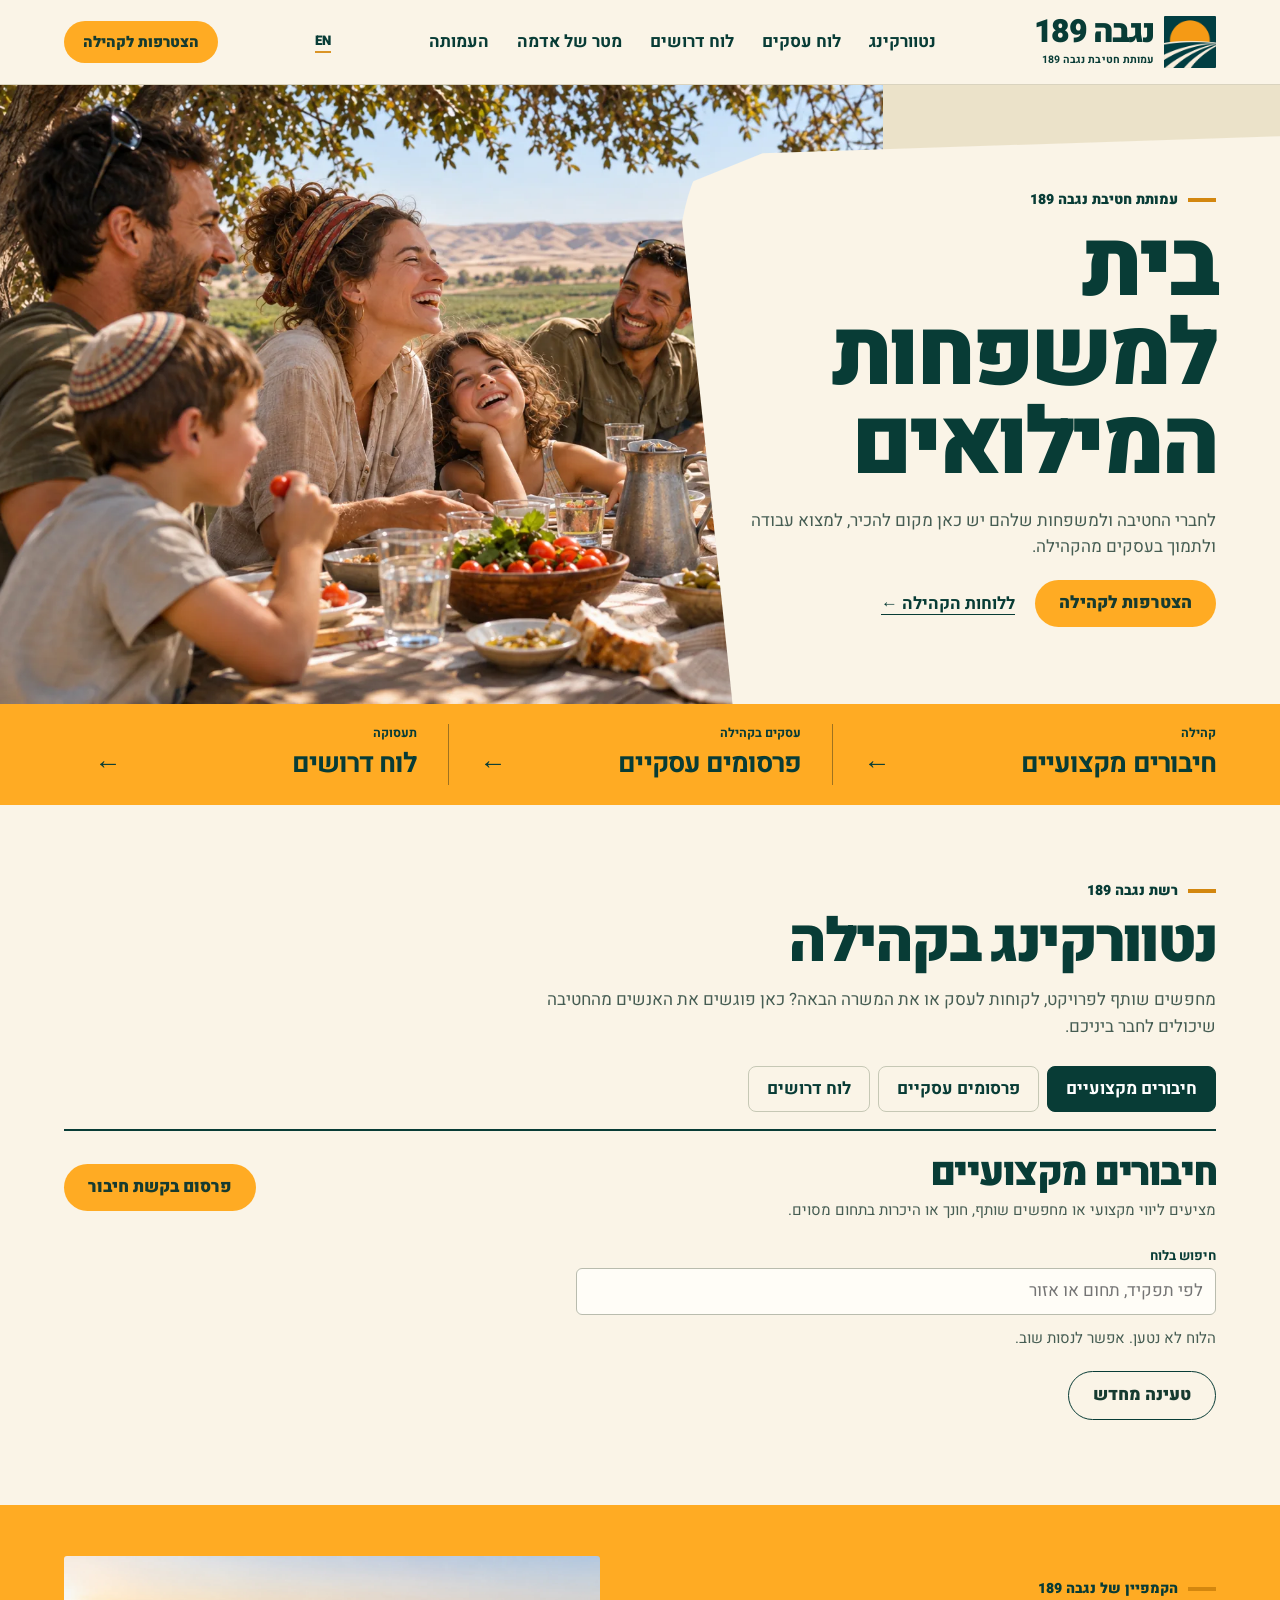
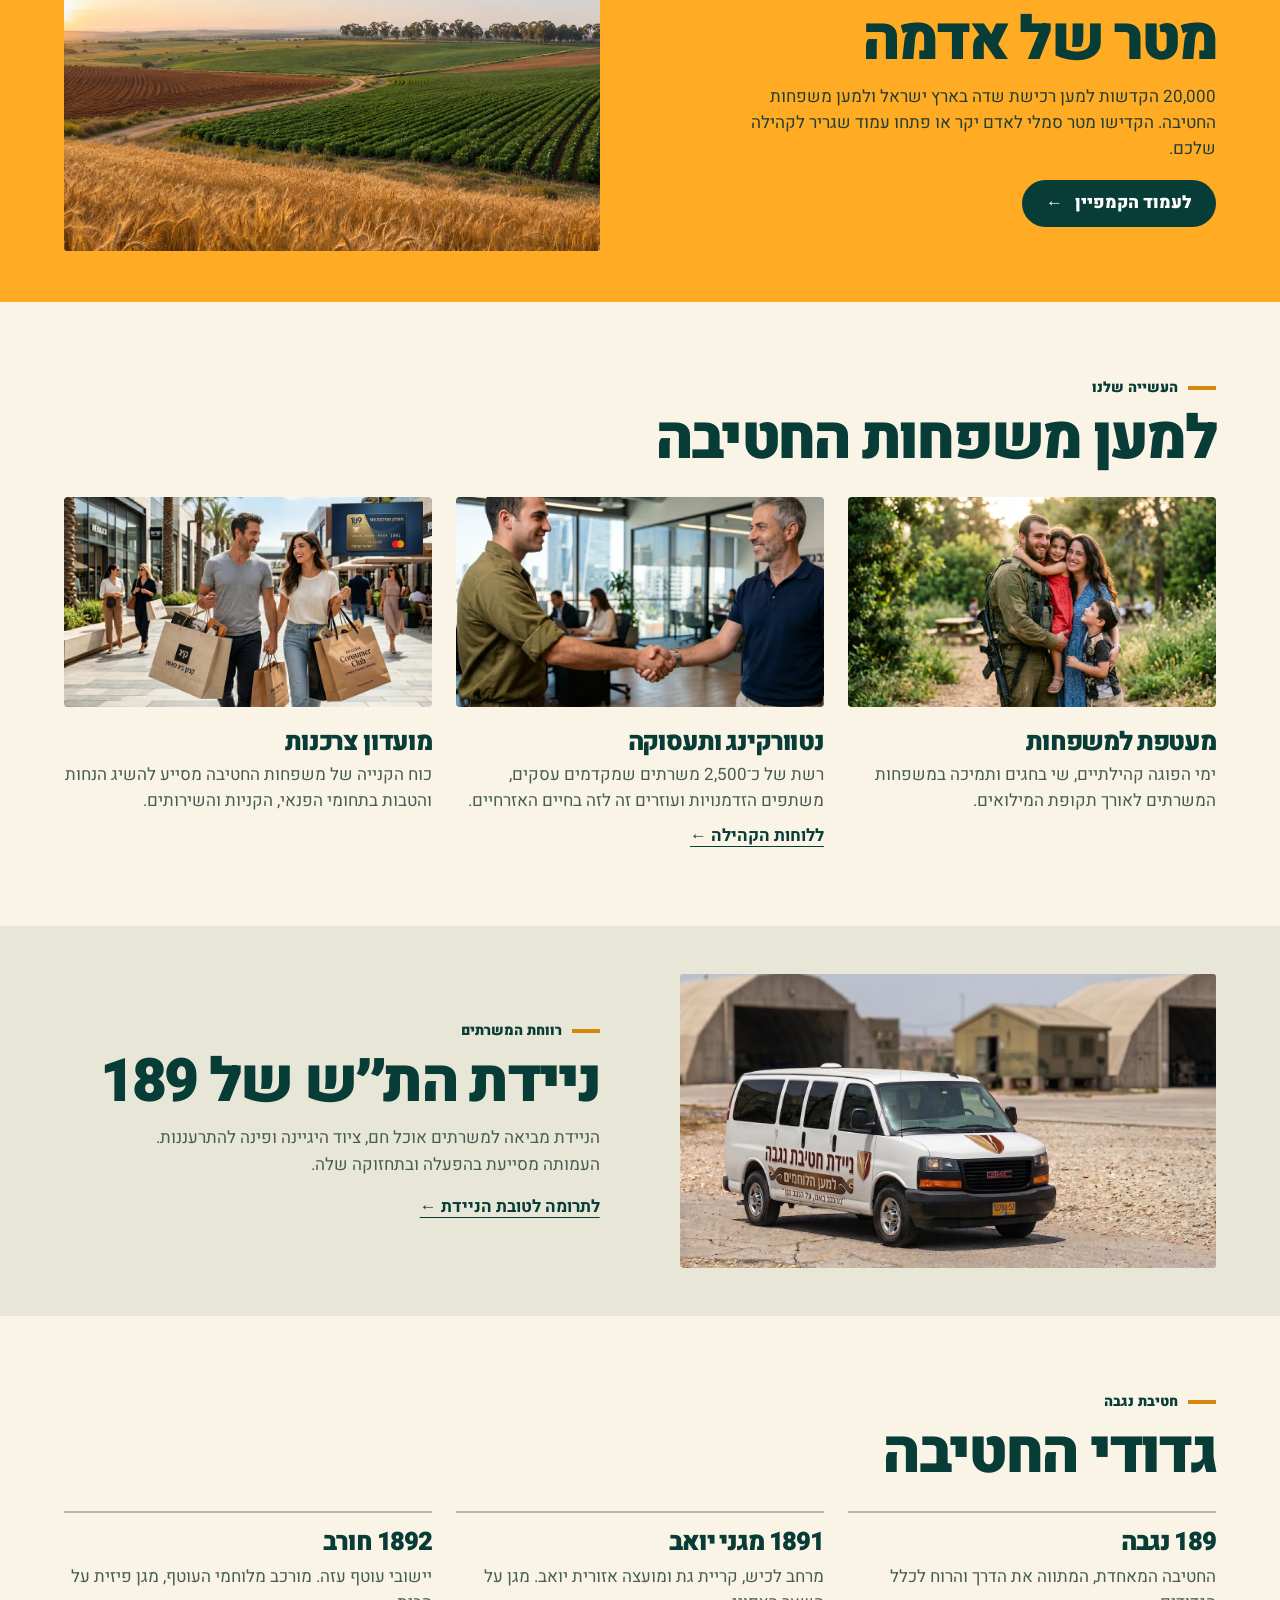
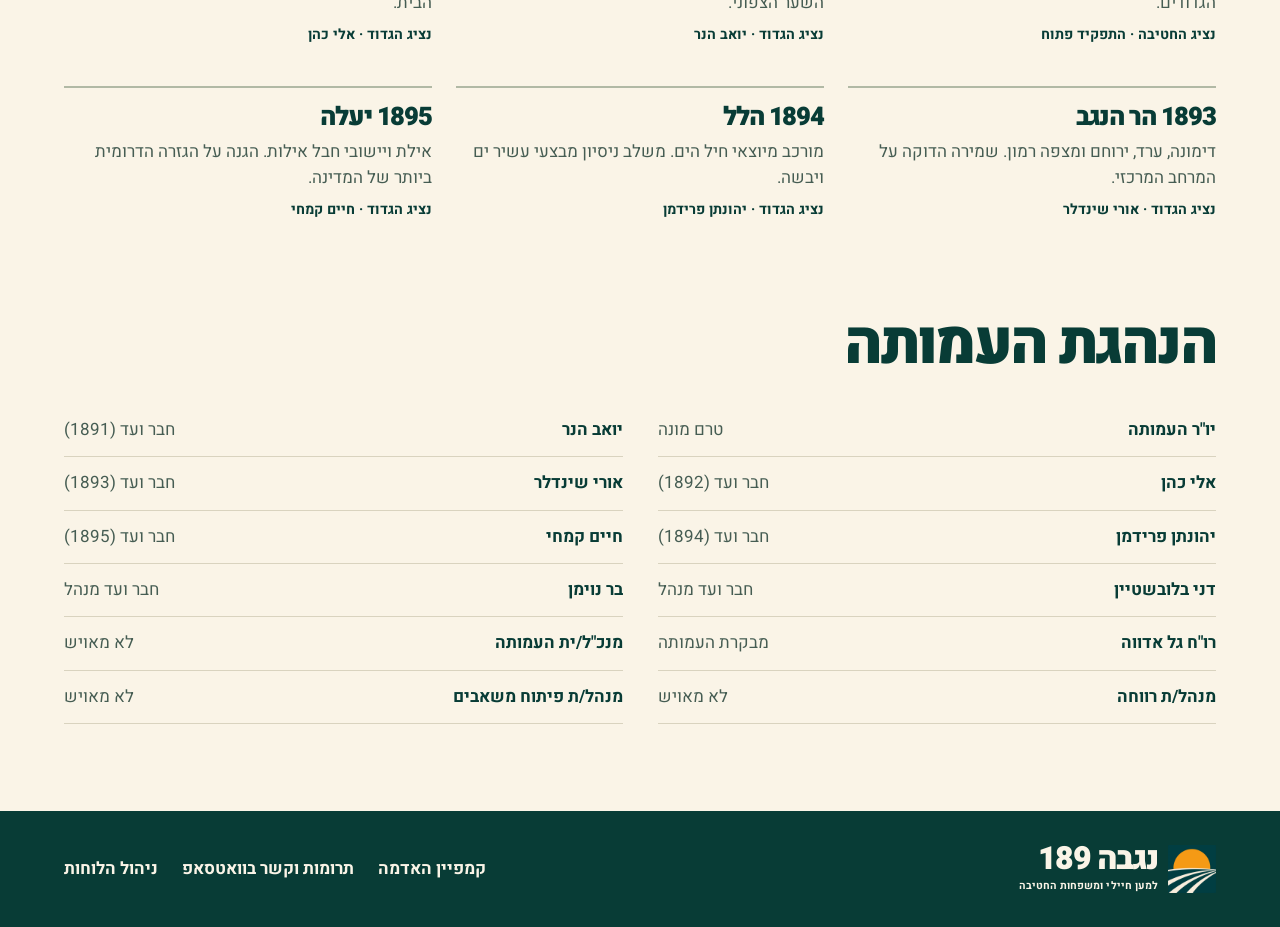
<file: index.html>
<!DOCTYPE html>
<html lang="he" dir="rtl">
<head>
    <meta charset="UTF-8">
    <meta name="viewport" content="width=device-width, initial-scale=1.0">
    <title>עמותת חטיבת נגבה 189 | הבית של לוחמי ומפקדי החטיבה</title>
    <meta name="description" content="האתר הרשמי של עמותת חטיבת נגבה 189 — הבית של לוחמי ומפקדי החטיבה. קהילה של כ-2,500 חברים, לוח משרות, אינדקס עסקים ומידע על פעילות העמותה.">
    <meta name="theme-color" content="#083d38">
    <link rel="canonical" href="https://www.189.co.il/">

    <!-- Open Graph / שיתוף ברשתות -->
    <meta property="og:type" content="website">
    <meta property="og:site_name" content="עמותת חטיבת נגבה 189">
    <meta property="og:title" content="עמותת חטיבת נגבה 189 | הבית של לוחמי ומפקדי החטיבה">
    <meta property="og:description" content="קהילה של כ-2,500 יוצאי חטיבה 189 ומשפחותיהם. לוח משרות, אינדקס עסקים ופעילות העמותה.">
    <meta property="og:image" content="https://www.189.co.il/assets/family-hero.webp">
    <meta property="og:url" content="https://www.189.co.il/">
    <meta property="og:locale" content="he_IL">
    <meta name="twitter:card" content="summary_large_image">

<link rel="icon" href="/favicon.png?v=3"><link rel="apple-touch-icon" href="/apple-touch-icon.png?v=3"><link rel="preload" as="image" href="assets/family-hero.webp"><link rel="stylesheet" href="site.css"><script src="locale.js" defer></script><script src="community.js" defer></script></head><body>
<a class="skip" href="#main">דילוג לתוכן</a>
<header class="top"><div class="wrap topbar"><a class="wordmark" href="/" aria-label="נגבה 189 — דף הבית"><img src="assets/brand-mark.png" alt="" width="52" height="52"><span><b>נגבה 189</b><small>עמותת חטיבת נגבה 189</small></span></a>
<nav class="wide-nav" aria-label="ניווט ראשי"><a href="#networking">נטוורקינג</a><a href="#business">לוח עסקים</a><a href="#jobs">לוח דרושים</a><a href="/land/">מטר של אדמה</a><a href="#about">העמותה</a></nav><a class="locale-link" href="?lang=en" id="homeLang" lang="en">EN</a><button class="pill small" data-dialog="join">הצטרפות לקהילה</button><button class="menu-button" id="menuBtn" aria-controls="mobileMenu" aria-expanded="false">תפריט</button></div>
<nav class="mobile-nav" id="mobileMenu" aria-label="ניווט בנייד" hidden><a href="#networking">נטוורקינג</a><a href="#business">עסקים</a><a href="#jobs">דרושים</a><a href="/land/">מטר של אדמה</a><a href="#about">העמותה</a><a href="#leadership">הנהלה</a></nav></header>
<main id="main"><section class="home-hero"><img class="hero-photo" src="assets/family-hero.webp" alt="משפחה סביב שולחן משותף בנוף הנגב, תמונת המחשה" fetchpriority="high"><div class="hero-panel"><p class="over">עמותת חטיבת נגבה 189</p><h1>בית למשפחות <br>המילואים</h1><p class="intro">לחברי החטיבה ולמשפחות שלהם יש כאן מקום להכיר, למצוא עבודה ולתמוך בעסקים מהקהילה.</p><div class="hero-actions"><button class="pill" data-dialog="join">הצטרפות לקהילה</button><a class="under" href="#networking">ללוחות הקהילה <span aria-hidden="true">←</span></a></div></div></section>
<section class="quick" aria-label="קישורים מהירים"><div class="wrap quick-inner"><a href="#connections"><small>קהילה</small><strong>חיבורים מקצועיים <i>←</i></strong></a><a href="#business"><small>עסקים בקהילה</small><strong>פרסומים עסקיים <i>←</i></strong></a><a href="#jobs"><small>תעסוקה</small><strong>לוח דרושים <i>←</i></strong></a></div></section>
<section id="networking" class="wrap network"><div class="section-intro"><p class="over">רשת נגבה 189</p><h2>נטוורקינג בקהילה</h2><p>מחפשים שותף לפרויקט, לקוחות לעסק או את המשרה הבאה? כאן פוגשים את האנשים מהחטיבה שיכולים לחבר ביניכם.</p></div>
<nav class="board-tabs" aria-label="בחירת לוח"><a href="#connections" data-kind="connections">חיבורים מקצועיים</a><a href="#business" data-kind="business">פרסומים עסקיים</a><a href="#jobs" data-kind="jobs">לוח דרושים</a></nav>
<div class="board-shell"><div class="board-head"><div><h3 id="boardTitle">חיבורים מקצועיים</h3><p id="boardHelp"></p></div><button class="pill" id="newPost">פרסום בקשת חיבור</button></div>
<label class="search"><span>חיפוש בלוח</span><input id="boardSearch" type="search" placeholder="לפי תפקיד, תחום או אזור" maxlength="100"></label><p id="boardStatus" class="status" role="status"></p><div id="posts" class="listing"></div><button class="subbtn" id="loadMore" hidden>מודעות נוספות</button><button class="subbtn" id="retry" hidden>טעינה מחדש</button></div>
</section>
<section class="land-feature"><div class="wrap land-inner"><div><p class="over">הקמפיין של נגבה 189</p><h2>מטר של אדמה</h2><p>20,000 הקדשות למען רכישת שדה בארץ ישראל ולמען משפחות החטיבה. הקדישו מטר סמלי לאדם יקר או פתחו עמוד שגריר לקהילה שלכם.</p><a class="dark-btn" href="/land/">לעמוד הקמפיין <span>←</span></a></div><img src="land/field.webp" loading="lazy" alt="שורות של שדות חקלאיים, להמחשה"></div></section>
<section id="about" class="wrap section"><p class="over">העשייה שלנו</p><h2>למען משפחות החטיבה</h2><div class="features">
<article><img src="families.webp" loading="lazy" alt=""><h3>מעטפת למשפחות</h3><p>ימי הפוגה קהילתיים, שי בחגים ותמיכה במשפחות המשרתים לאורך תקופת המילואים.</p></article>
<article><img src="networking.webp" loading="lazy" alt=""><h3>נטוורקינג ותעסוקה</h3><p>רשת של כ־2,500 משרתים שמקדמים עסקים, משתפים הזדמנויות ועוזרים זה לזה בחיים האזרחיים.</p><a class="under" href="#networking">ללוחות הקהילה ←</a></article>
<article><img src="benefits.webp" loading="lazy" alt=""><h3>מועדון צרכנות</h3><p>כוח הקנייה של משפחות החטיבה מסייע להשיג הנחות והטבות בתחומי הפנאי, הקניות והשירותים.</p></article></div></section>
<section id="van" class="van"><div class="wrap van-inner"><img src="VAN189.webp" alt="ניידת הת״ש של חטיבה 189" loading="lazy"><div><p class="over">רווחת המשרתים</p><h2>ניידת הת״ש של 189</h2><p>הניידת מביאה למשרתים אוכל חם, ציוד היגיינה ופינה להתרעננות. העמותה מסייעת בהפעלה ובתחזוקה שלה.</p><a class="under" href="https://wa.me/972542456102">לתרומה לטובת הניידת ←</a></div></div></section>
<section id="battalions" class="wrap section"><p class="over">חטיבת נגבה</p><h2>גדודי החטיבה</h2><div class="units"><article><h3><bdi>189</bdi> נגבה</h3><p>החטיבה המאחדת, המתווה את הדרך והרוח לכלל הגדודים.</p><small>נציג החטיבה · התפקיד פתוח</small></article><article><h3><bdi>1891</bdi> מגני יואב</h3><p>מרחב לכיש, קריית גת ומועצה אזורית יואב. מגן על השער הצפוני.</p><small>נציג הגדוד · יואב הנר</small></article><article><h3><bdi>1892</bdi> חורב</h3><p>יישובי עוטף עזה. מורכב מלוחמי העוטף, מגן פיזית על הבית.</p><small>נציג הגדוד · אלי כהן</small></article><article><h3><bdi>1893</bdi> הר הנגב</h3><p>דימונה, ערד, ירוחם ומצפה רמון. שמירה הדוקה על המרחב המרכזי.</p><small>נציג הגדוד · אורי שינדלר</small></article><article><h3><bdi>1894</bdi> הלל</h3><p>מורכב מיוצאי חיל הים. משלב ניסיון מבצעי עשיר ים ויבשה.</p><small>נציג הגדוד · יהונתן פרידמן</small></article><article><h3><bdi>1895</bdi> יעלה</h3><p>אילת ויישובי חבל אילות. הגנה על הגזרה הדרומית ביותר של המדינה.</p><small>נציג הגדוד · חיים קמחי</small></article></div></section>
<section id="leadership" class="wrap leadership"><h2>הנהגת העמותה</h2><ul><li><strong>יו&quot;ר העמותה</strong><span>טרם מונה</span></li><li><strong>יואב הנר</strong><span>חבר ועד (1891)</span></li><li><strong>אלי כהן</strong><span>חבר ועד (1892)</span></li><li><strong>אורי שינדלר</strong><span>חבר ועד (1893)</span></li><li><strong>יהונתן פרידמן</strong><span>חבר ועד (1894)</span></li><li><strong>חיים קמחי</strong><span>חבר ועד (1895)</span></li><li><strong>דני בלובשטיין</strong><span>חבר ועד מנהל</span></li><li><strong>בר נוימן</strong><span>חבר ועד מנהל</span></li><li><strong>רו&quot;ח גל אדווה</strong><span>מבקרת העמותה</span></li><li><strong>מנכ&quot;ל/ית העמותה</strong><span>לא מאויש</span></li><li><strong>מנהל/ת רווחה</strong><span>לא מאויש</span></li><li><strong>מנהל/ת פיתוח משאבים</strong><span>לא מאויש</span></li></ul></section></main>
<footer><div class="wrap footer-inner"><a class="wordmark" href="/"><img src="assets/brand-mark.png" width="48" height="48" alt=""><span><b>נגבה 189</b><small>למען חיילי ומשפחות החטיבה</small></span></a><div><a href="/land/">קמפיין האדמה</a><a href="https://wa.me/972542456102">תרומות וקשר בוואטסאפ</a><a href="https://negba189-land-registry.yonifr1.chatgpt.site/manage">ניהול הלוחות</a></div></div></footer>
<dialog id="post"><button class="close" data-close aria-label="סגירה">×</button><h2 id="postHeading"></h2><form id="postForm"><label><span id="titleLabel">כותרת</span><input name="title" required maxlength="100"></label><label><span id="orgLabel">ארגון או תחום</span><input name="organization" maxlength="100"></label><label>אזור או עבודה מרחוק<input name="location" maxlength="80"></label><label><span id="descriptionLabel">פרטים</span><textarea name="description" rows="3" maxlength="1200"></textarea></label><label>טלפון, דוא״ל או אתר ליצירת קשר<input name="contact" required maxlength="230" dir="auto"></label><p class="fine">פרטי המודעה ודרך יצירת הקשר יוצגו לציבור.</p><button class="pill" type="submit">פרסום בלוח</button><p role="status"></p></form></dialog>
<dialog id="join"><button class="close" data-close aria-label="סגירה">×</button><p class="over">נגבה 189</p><h2>הצטרפות לעמותה</h2><form id="joinForm"><label>שם מלא<input name="name" autocomplete="name" required maxlength="90"></label><label>טלפון נייד<input name="phone" type="tel" autocomplete="tel" required maxlength="32"></label><label>יחידה<select name="battalion" required><option value="">בחירת יחידה</option><option>189 נגבה</option><option>1891</option><option>1892</option><option>1893</option><option>1894</option><option>1895</option><option>מפקדה</option></select></label><button type="submit" class="pill">שליחת בקשת הצטרפות</button><p role="status"></p></form></dialog>
</body></html>
</file>
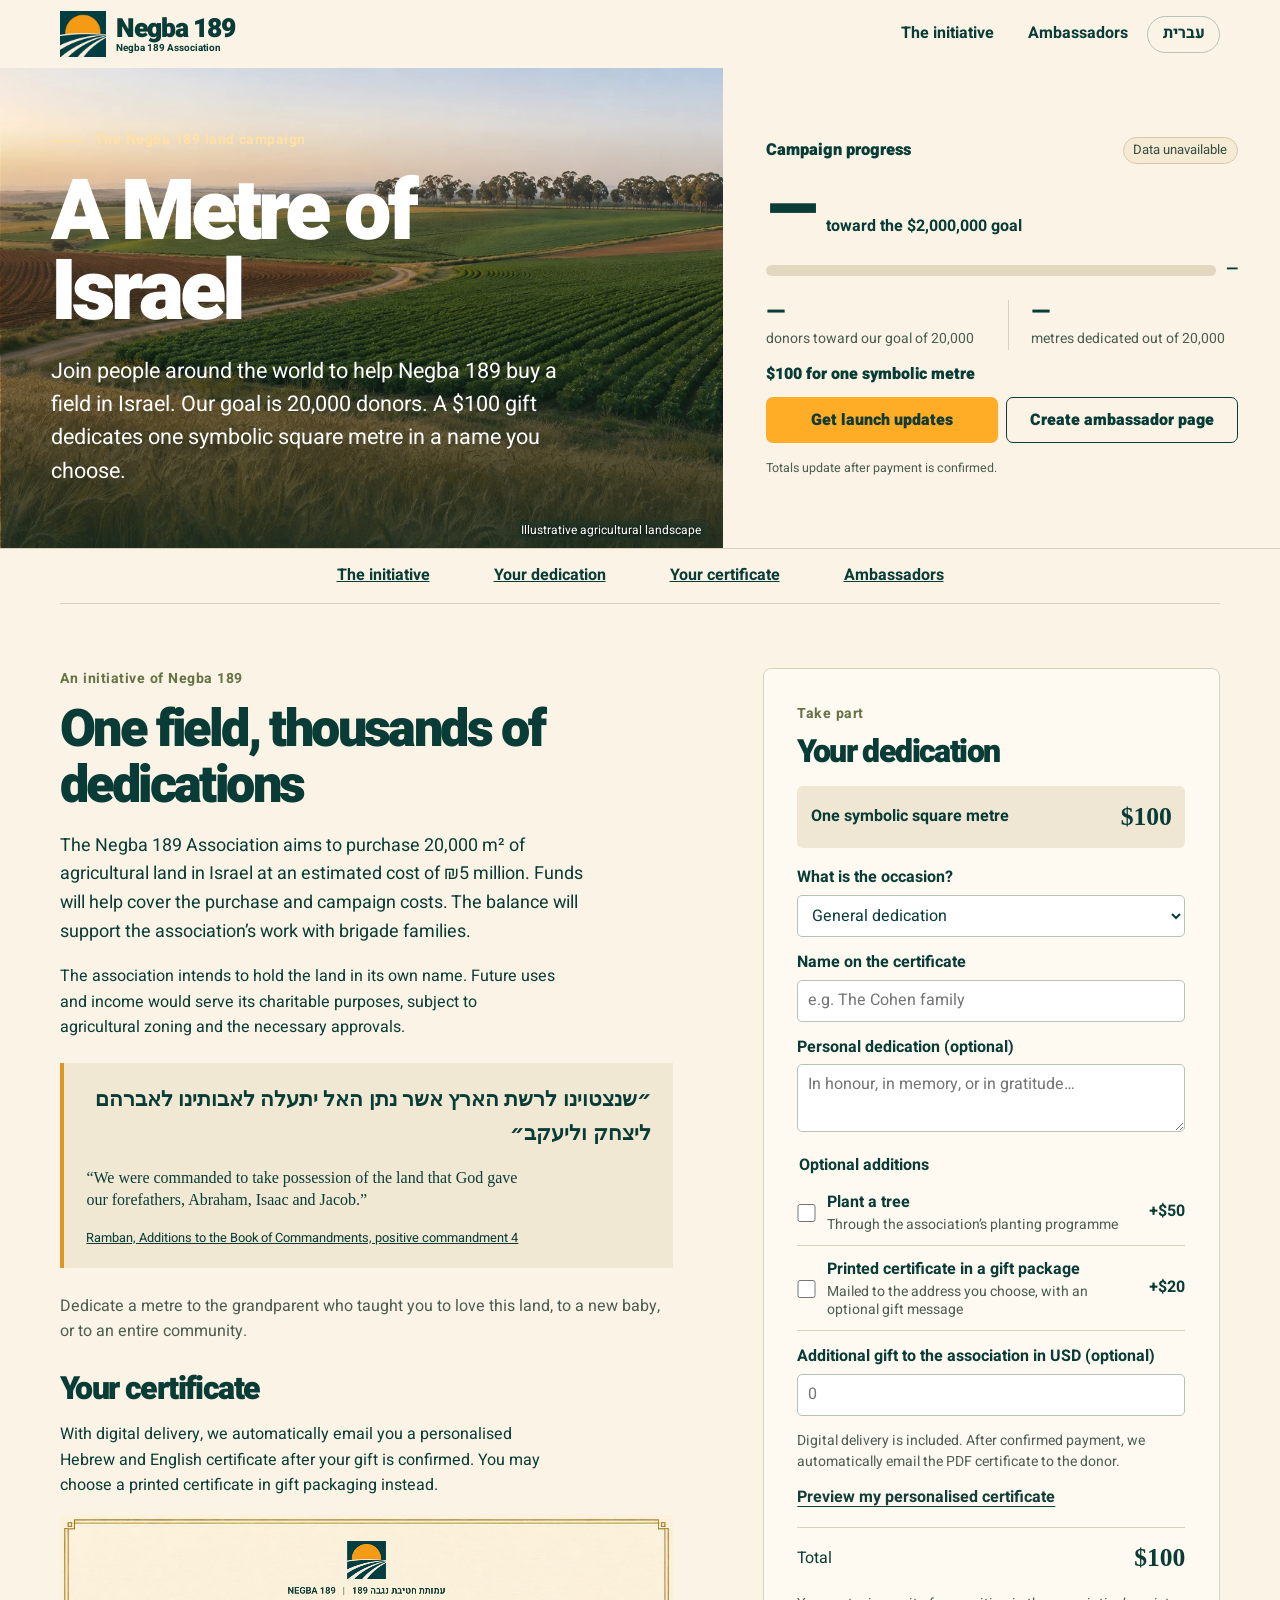
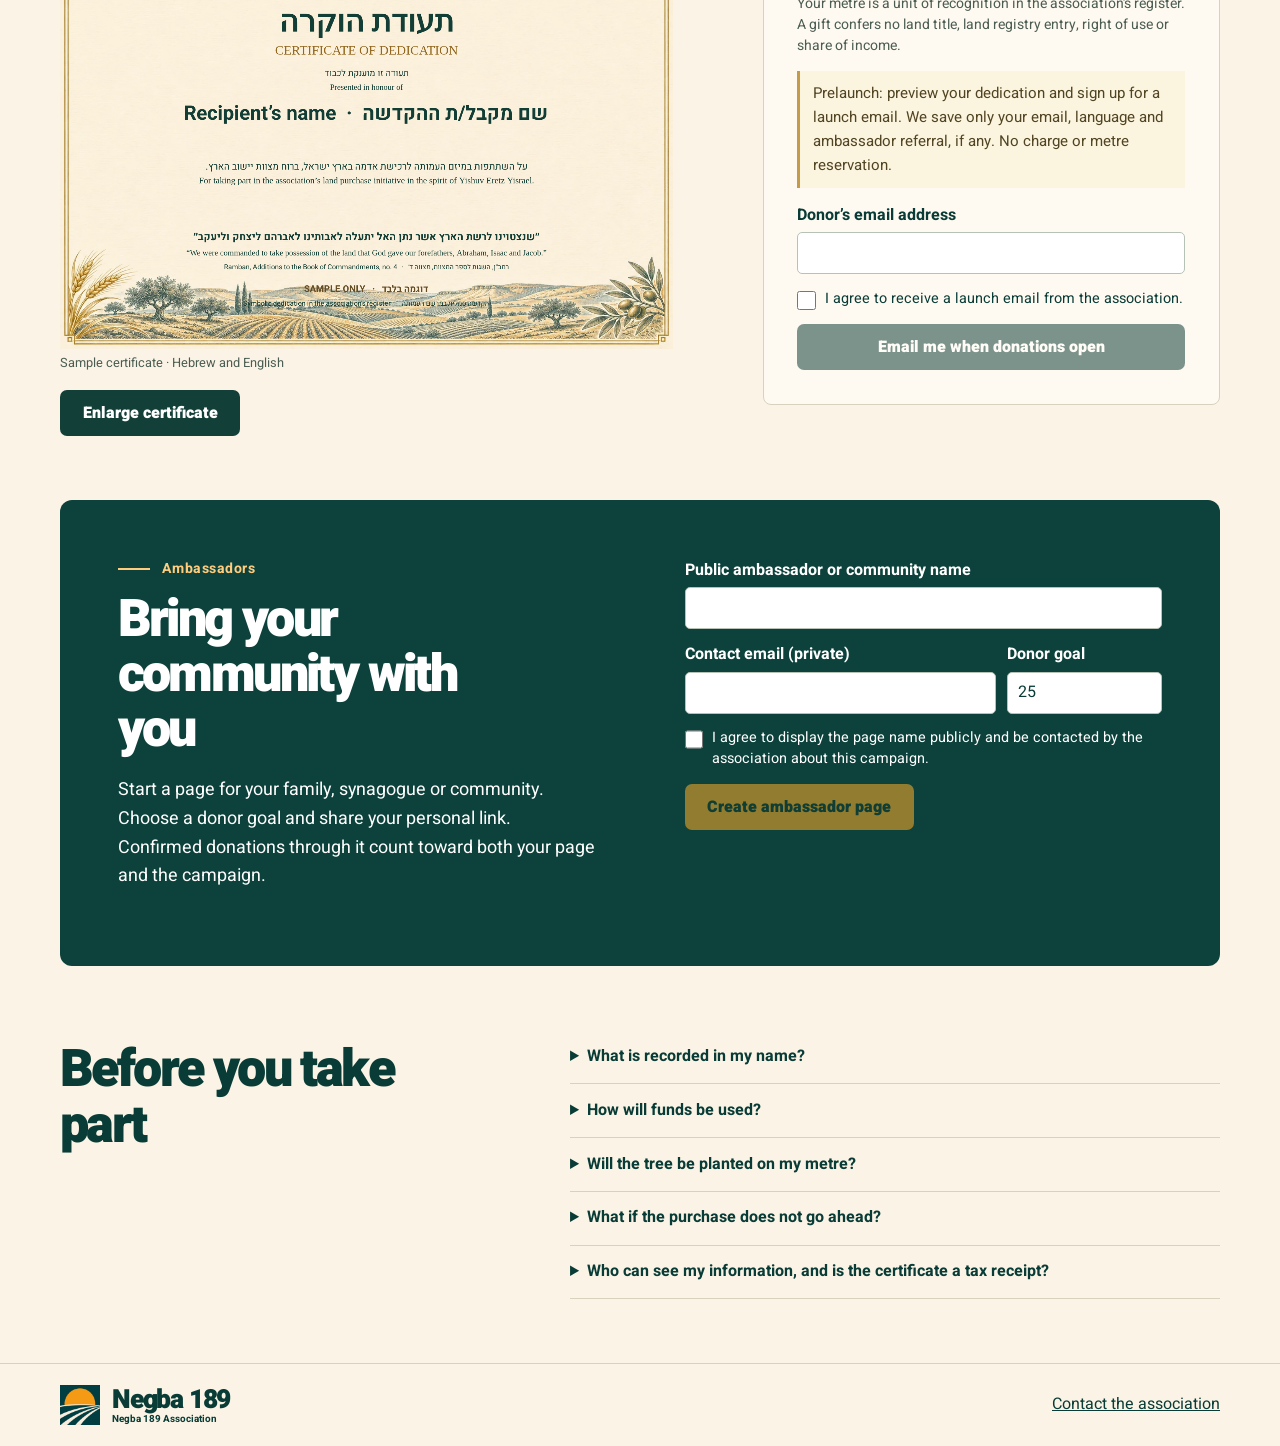
<file: land/index.html>
<!doctype html>
<html lang="he" dir="rtl">
<head>
<meta charset="utf-8"><meta name="viewport" content="width=device-width,initial-scale=1">
<meta name="theme-color" content="#083c36"><meta name="referrer" content="strict-origin">
<title>מטר של אדמה | עמותת חטיבת נגבה 189</title>
<meta name="description" content="מימון המונים לרכישת 20 דונם חקלאיים בארץ ישראל לטובת עמותת חטיבת נגבה 189. הקדישו מטר סמלי והצטרפו כשגרירים.">
<meta property="og:title" content="מטר של אדמה · A Metre of Israel"><meta property="og:description" content="20,000 dedications for a shared piece of land. Negba 189 Association."><meta property="og:image" content="https://www.189.co.il/land/field.webp">
<link rel="icon" href="../favicon.png?v=3"><link rel="stylesheet" href="./style.css?v=4"><script src="./certificate.js" defer></script><script src="./campaign.js?v=4" defer></script>
</head>
<body>
<a class="skip" href="#gift" data-k="skip">לטופס ההשתתפות</a>
<header><div class="shell nav"><a class="brand" href="../"><img src="../assets/brand-mark.png" alt="" width="46" height="46"><span class="lockup"><b data-k="shortBrand">נגבה 189</b><small data-k="brand">עמותת חטיבת נגבה 189</small></span></a><nav><a href="#story" data-k="storyNav">היוזמה</a><a href="#ambassadors" data-k="ambNav">שגרירים</a></nav><button type="button" class="lang" id="lang" aria-label="English">English</button></div></header>
<main>
<div class="campaign-top"><section class="hero"><img class="landscape" src="./field.webp" alt="" fetchpriority="high"><div class="shade"></div><div class="shell hero-inner"><p class="eyebrow"><span class="line"></span><span data-k="appeal">קמפיין האדמה של נגבה 189</span></p><h1 data-k="title">מטר של אדמה</h1><p class="hero-copy" data-k="lede">20,000 אנשים מכל העולם יכולים לעזור לרכוש יחד שדה בארץ ישראל. כל תרומה של 100 דולר מקדישה מטר רבוע סמלי אחד בשם שתבחרו.</p></div><small data-k="illustration">נוף חקלאי להמחשה</small></section>
<section class="meter" aria-labelledby="progressTitle"><div class="meter-head"><h2 id="progressTitle" data-k="progress">התקדמות הקמפיין</h2><span class="status" id="phase" role="status"></span></div><div class="amount"><strong id="raised" dir="ltr">—</strong><span data-k="raised">מתוך יעד של $2,000,000</span></div>
<div class="bar-row"><progress id="progressBar" max="2000000" value="0" aria-labelledby="progressTitle"></progress><b id="progressPct" dir="ltr">—</b></div>
<div class="stat-grid"><div><strong id="donors" dir="ltr">—</strong><span data-k="donors">תורמים מתוך יעד של 20,000</span></div><div><strong id="units" dir="ltr">—</strong><span data-k="units">מטרים שהוקדשו מתוך 20,000</span></div></div>
<p class="unit-price" data-k="unitTag">$100 להקדשת מטר סמלי</p><div class="actions"><a class="btn gold" href="#gift" id="campaignCta">הרשמה לעדכון</a><a class="btn outline" href="#ambassadors" data-k="createTeam">פתיחת עמוד שגריר</a></div><div class="meter-foot"><span data-k="progressNote">המונה מתעדכן אחרי אישור התשלום.</span> <span id="totalProgress"></span></div></section></div>
<nav class="camp-nav shell" aria-label="Campaign"><a href="#story" data-k="storyNav">היוזמה</a><a href="#gift" data-k="giftTitle">ההקדשה שלכם</a><a href="#preview" data-k="certificate">התעודה שלכם</a><a href="#ambassadors" data-k="ambNav">שגרירים</a></nav><div class="shell">
<section id="teamBox" class="team-highlight" hidden><div><p class="kicker" data-k="teamHeader">עמוד שגריר</p><h2 id="teamName"></h2><p id="teamProgress"></p><progress id="teamBar" max="100" value="0" aria-label="Ambassador"></progress></div><button class="btn cream" type="button" id="copyTeam" data-k="copyLink">העתקת קישור אישי</button></section>
<div class="main-grid">
<article class="story" id="story"><p class="kicker" data-k="association">יוזמה של עמותת נגבה 189</p><h2 data-k="storyTitle">שדה אחד, אלפי הקדשות</h2><p class="lead" data-k="storyText">עמותת חטיבת נגבה 189 מבקשת לרכוש 20 דונם של קרקע חקלאית במחיר מוערך של חמישה מיליון ש״ח. הכספים יסייעו ברכישה ובהוצאות הקמפיין, והיתרה תופנה לפעילות העמותה למען משפחות החטיבה.</p>
<p data-k="use">הקרקע מיועדת להירשם על שם העמותה. כל שימוש עתידי והכנסה ממנה יועדו למטרות העמותה בלבד, בכפוף לייעוד החקלאי ולאישורים הנדרשים.</p>
<figure class="source"><blockquote lang="he" dir="rtl">״שנצטוינו לרשת הארץ אשר נתן האל יתעלה לאבותינו לאברהם ליצחק וליעקב״</blockquote><p id="sourceEn" lang="en" dir="ltr">“We were commanded to take possession of the land that God gave our forefathers, Abraham, Isaac and Jacob.”</p><figcaption><a href="https://www.sefaria.org/Hasagot_HaRamban_on_Sefer_HaMitzvot%2C_Positive_Commandments_Omitted_by_Rambam.4.1" target="_blank" rel="noopener noreferrer" data-k="source">רמב״ן, השגות לספר המצוות, שכחת העשין, מצווה ד׳</a></figcaption></figure><div class="quote" data-k="meaning">אפשר להקדיש מטר לסבא שלימד אתכם לאהוב את הארץ, לילדה שנולדה או לקהילה שלמה.</div>
<h3 data-k="certificate">התעודה שלכם</h3><p data-k="certText">במסלול הדיגיטלי נשלח אליכם אוטומטית למייל תעודת הוקרה בעברית ובאנגלית, עם ההקדשה ומספר המטר במרשם העמותה. אפשר גם לבחור תעודה מודפסת באריזת מתנה.</p>
<figure class="diploma" id="preview"><canvas id="certCanvas" width="1600" height="1132" role="img" aria-describedby="certDescription"></canvas><figcaption id="certDescription"></figcaption></figure>
<div class="cert-actions"><button class="btn primary" id="enlarge" type="button" data-k="enlarge">תצוגה מוגדלת</button></div>
<dialog id="certDialog"><button type="button" id="closeCert" data-k="close">סגירה</button><img id="largeCert" alt=""></dialog></article>
<section class="gift panel" id="gift"><p class="kicker" data-k="participate">השתתפות בקמפיין</p><h2 data-k="giftTitle">ההקדשה שלכם</h2><div class="base"><span data-k="one">מטר רבוע סמלי אחד</span><b dir="ltr">$100</b></div>
<form id="giftForm"><label for="occasion" data-k="occasion">לכבוד איזה אירוע?</label><select id="occasion"><option value="" data-k="ordinary">הקדשה כללית</option><option value="bar" data-k="bar">בר מצווה</option><option value="brit" data-k="brit">ברית מילה</option><option value="wedding" data-k="wedding">חתונה</option><option value="birthday" data-k="birthday">יום הולדת</option><option value="personal" data-k="personal">הקדשה אישית</option></select><label for="name" data-k="onCert">שם שיופיע בתעודה</label><input id="name" maxlength="80" autocomplete="off" dir="auto"><label for="ded" data-k="dedField">הקדשה אישית (רשות)</label><textarea id="ded" maxlength="240" rows="2" dir="auto"></textarea>
<fieldset><legend data-k="enhance">תוספות לבחירתכם</legend>
<label class="option"><input type="checkbox" id="tree"><span><b data-k="treeText">נטיעת עץ</b><small data-k="treeSub">במסגרת תכנית הנטיעות של העמותה</small></span><strong dir="ltr">+$50</strong></label>
<label class="option"><input type="checkbox" id="paper"><span><b data-k="paperText">אריזת מתנה עם תעודה מודפסת</b><small data-k="paperSub">משלוח לכתובת שתבחרו, עם מקום לברכה אישית</small></span><strong dir="ltr">+$20</strong></label></fieldset>
<label for="extra" data-k="extra">תוספת חופשית לעמותה בדולרים (רשות)</label><input id="extra" type="number" min="0" max="10000" step="1" inputmode="numeric" placeholder="0">
<p class="fine" id="deliveryInfo"></p><div id="giftNoteWrap" hidden><label for="giftNote" data-k="giftNote">ברכה לאריזת המתנה (רשות)</label><textarea id="giftNote" maxlength="300" rows="2" dir="auto"></textarea></div><div id="postalWrap" hidden><label for="postal" data-k="postal">כתובת מלאה למשלוח, כולל נמען, מיקוד ומדינה</label><textarea id="postal" maxlength="500" rows="3" autocomplete="street-address" dir="auto"></textarea></div>
<a class="textbtn" href="#preview" data-k="previewGift">צפייה בתעודה עם ההקדשה שלי</a><div class="total"><span data-k="total">סך הכול</span><strong id="giftTotal" dir="ltr">$100</strong></div>
<p class="fine" data-k="symbolic">המטר הוא יחידת הוקרה במרשם העמותה. התרומה אינה מקנה בעלות, רישום בטאבו, זכות שימוש או חלק בהכנסות.</p>
<p id="terms" class="fine" hidden></p><p id="launchNotice" class="notice"></p>
<label for="email" data-k="email">הדוא״ל של התורם</label><input id="email" type="email" autocomplete="email" dir="ltr" required maxlength="254">
<label class="consent"><input type="checkbox" required id="consent"><span id="consentText"></span></label>
<button class="btn primary" id="submitGift" type="submit" disabled></button><p class="feedback" id="giftMsg" role="status"></p></form></section></div>
<section class="amb" id="ambassadors"><div><p class="eyebrow"><span class="line"></span><span data-k="ambNav">שגרירים</span></p><h2 data-k="ambTitle">קחו את הקהילה שלכם איתכם</h2><p data-k="ambCopy">פתחו עמוד למשפחה, לבית הכנסת או לקהילה. בחרו כמה אנשים תרצו לצרף וקבלו קישור אישי. כל תרומה מאושרת דרך הקישור תופיע בהתקדמות שלכם וגם בקמפיין הארצי.</p></div>
<form id="teamForm"><label for="ambName" data-k="teamLabel">שם השגריר או הקהילה שיוצג לציבור</label><input id="ambName" required maxlength="70" dir="auto"><div class="formrow"><div><label for="ambEmail" data-k="privateEmail">דוא״ל ליצירת קשר (פרטי)</label><input id="ambEmail" type="email" required maxlength="254" dir="ltr" autocomplete="email"></div><div><label for="goal" data-k="goal">יעד תורמים</label><input id="goal" type="number" min="1" max="20000" step="1" value="25" required></div></div><label class="consent"><input type="checkbox" required id="ambConsent"><span data-k="ambConsent">אני מסכים/ה להצגת שם העמוד וליצירת קשר מטעם העמותה בנוגע לקמפיין.</span></label><button class="btn gold" id="submitTeam" data-k="createTeam">פתיחת עמוד שגריר</button><p id="teamMsg" class="feedback" role="status"></p>
<div id="generatedTeam" hidden><a id="generatedLink" href="#"></a><div class="shareBtns"><button class="textbtn" type="button" id="copyNew" data-k="copyLink">העתקת קישור אישי</button><a id="wa" rel="noopener noreferrer" target="_blank" data-k="wa">שיתוף בוואטסאפ</a></div></div></form></section>
<section class="faq"><h2 data-k="faq">שאלות לפני שמצטרפים</h2><div id="questions"></div></section>
</div></main>
<footer><div class="shell"><a href="../" class="brand"><img src="../assets/brand-mark.png" width="40" height="40" alt=""><span class="lockup"><b data-k="shortBrand">נגבה 189</b><small data-k="brand">עמותת חטיבת נגבה 189</small></span></a><a href="https://wa.me/972542456102" target="_blank" rel="noopener noreferrer" data-k="contact">יצירת קשר עם העמותה</a></div></footer>
<noscript>כדי להרכיב הקדשה ולהצטרף יש להפעיל JavaScript. Enable JavaScript to use the campaign form.</noscript>
</body></html>
</file>
<file: site.css>
@import url("./assets/fonts.css");
:root{--ink:#083c36;--paper:#faf4e7;--bright:#ffab23;--line:#d9d3bf;--muted:#465d53;--radius:9px;scroll-behavior:smooth}*{box-sizing:border-box}body{margin:0;background:var(--paper);color:var(--ink);font:17px/1.55 Negba,Heebo,Arial,sans-serif}button,input,textarea,select{font:inherit}button,a{touch-action:manipulation}button{cursor:pointer}a{color:inherit;text-decoration:none}.wrap{width:min(1240px,90%);margin-inline:auto}[hidden]{display:none!important}.skip{position:fixed;top:-100px;right:10px;z-index:20;background:#fff;padding:10px}.skip:focus{top:10px}:focus-visible{outline:3px solid #a04c00;outline-offset:4px}h1,h2,h3,p{margin:0}h1,h2,h3,.wordmark b{letter-spacing:-.045em;line-height:1.03}h2{font-size:clamp(2.05rem,4.7vw,4.2rem);font-weight:900}h3{font-size:1.6rem;font-weight:850}button:disabled{opacity:.6;cursor:wait}.top{background:var(--paper);border-bottom:1px solid var(--line);position:relative;z-index:2}.topbar,.wordmark,.wide-nav,.hero-actions,.board-head,.footer-inner,.footer-inner>div{display:flex;align-items:center}.topbar{min-height:84px;gap:24px;justify-content:space-between}.wordmark{gap:10px;white-space:nowrap}.wordmark img{border-radius:1px}.wordmark span{display:grid;gap:.15rem}.wordmark b{font-size:32px;font-weight:900}.wordmark small{font-size:10.5px;font-weight:750;letter-spacing:.005em}.wide-nav{gap:clamp(14px,2.2vw,32px);font-weight:760}.wide-nav a:hover,.footer-inner a:hover{text-decoration:underline;text-underline-offset:5px}.pill,.dark-btn,.subbtn,.menu-button{border:0;text-decoration:none;font-weight:800;display:inline-flex;align-items:center;justify-content:center;gap:12px;padding:12px 24px;line-height:1.35;border-radius:999px;background:var(--bright);color:#163b30}.pill:hover,.dark-btn:hover{filter:brightness(.94)}.pill.small{padding:11px 19px;font-size:.93rem}.menu-button{display:none}.home-hero{position:relative;min-height:clamp(480px,40vw,675px);display:flex;align-items:stretch;overflow:hidden;background:#ebe2c9}.hero-photo{position:absolute;inset:0;width:100%;height:100%;object-fit:cover;object-position:center 47%}.hero-panel{margin-block:clamp(40px,4vw,72px) 0;padding:clamp(40px,4.3vw,66px) max(5vw,calc((100vw - 1240px)/2)) clamp(40px,6vw,78px) clamp(50px,5vw,82px);background:var(--paper);position:relative;width:47%;align-self:flex-end;border-top-left-radius:60px 135px;border-bottom-left-radius:0;display:flex;flex-direction:column;justify-content:center;min-height:435px;clip-path:polygon(0 9%,14% 3%,100% 0,100% 100%,9% 100%)}.hero-photo{width:69%;right:auto;left:0}.over{display:flex;align-items:center;gap:10px;font-size:.88rem;font-weight:800;margin-bottom:12px;line-height:1.3}.over:before{content:"";width:28px;border-top:4px solid #d3870f}.hero-panel h1{font-size:clamp(64px,7.2vw,115px);font-weight:900;line-height:.97;margin:0 0 18px}.intro,.section-intro>p:last-child,.land-inner p:not(.over),.van-inner p:not(.over){color:var(--muted);max-width:47ch}.hero-actions{gap:20px;flex-wrap:wrap;margin-top:20px}.under{font-weight:750;text-decoration:underline;text-underline-offset:5px}.quick{background:var(--bright)}.quick-inner{display:grid;grid-template-columns:repeat(3,1fr);padding:20px 0}.quick a{padding:0 8%;border-inline-end:1px solid #9f721f}.quick a:first-child{padding-inline-start:0}.quick a:last-child{border:none}.quick small{display:block;font-size:.78rem;font-weight:650}.quick strong{font-size:clamp(1.2rem,2.1vw,1.8rem);letter-spacing:-.035em;display:flex;align-items:center;justify-content:space-between;gap:10px}.quick i,.dark-btn span{font-style:normal}.quick a:hover i{transform:translateX(-4px)}.section,.network{padding-block:clamp(48px,6vw,85px)}.section-intro>p:last-child{max-width:68ch;margin-top:13px}.board-tabs{display:flex;gap:8px;margin:26px 0 0;align-items:stretch;flex-wrap:wrap}.board-tabs a{border:1px solid #c6c8b5;border-radius:8px;padding:9px 18px;font-weight:740}.board-tabs a[aria-current]{background:var(--ink);color:white;border-color:var(--ink)}.board-shell{border-top:2px solid var(--ink);margin-top:17px;padding-top:22px}.board-head{justify-content:space-between;gap:20px}.board-head h3{font-size:clamp(1.55rem,3.2vw,2.45rem)}.board-head p,.status,.fine{color:var(--muted);font-size:.94rem}.board-head p{margin-top:5px}.search{display:block;max-width:640px;margin-top:20px}.search span,form label{font-weight:720}.search span{font-size:.83rem}.search input,input,textarea,select{width:100%;border:1px solid #b9bcae;background:#fffdf7;color:var(--ink);padding:9px 12px;border-radius:6px;min-height:44px}.status{margin:.8rem 0}.listing{display:grid;grid-template-columns:repeat(2,minmax(0,1fr));gap:14px}.listing article{background:#fffaf0;padding:20px;border:1px solid var(--line);border-inline-start:4px solid #e39b22;border-radius:5px;overflow-wrap:anywhere}.listing h4{margin:2px 0;font-size:1.25rem}.listing .details{margin:10px 0;white-space:pre-line}.listing small{color:var(--muted)}.listing a{font-weight:750;text-decoration:underline}.subbtn,.menu-button{background:transparent;border:1px solid var(--ink);margin-block:8px}.land-feature{background:var(--bright);padding:clamp(25px,4vw,56px) 0}.land-inner,.van-inner{display:grid;grid-template-columns:1fr 1fr;gap:7%;align-items:center}.land-inner h2,.van-inner h2{margin-bottom:.7rem}.land-inner p:not(.over){color:#203e31}.land-inner img,.van-inner img{width:100%;height:clamp(200px,23vw,315px);object-fit:cover;border-radius:3px}.dark-btn{background:var(--ink);color:white;margin-top:1.1rem}.features,.units{display:grid;grid-template-columns:repeat(3,1fr);gap:24px;margin-top:26px}.features img{width:100%;aspect-ratio:1.75;object-fit:cover;border-radius:4px}.features h3{margin:13px 0 7px}.features p,.units p{color:var(--muted)}.features .under{display:inline-block;margin-top:8px}.van{background:#e8e7d7;padding-block:48px}.van .under{display:inline-block;margin-top:16px}.units article{border-top:2px solid #b1b9a5;padding-block:16px}.units p,.units small{display:block;margin-top:8px}.units small{font-weight:bold}.leadership{padding-bottom:70px}.leadership ul{display:grid;grid-template-columns:1fr 1fr;column-gap:35px;padding:0;list-style:none;margin-top:28px}.leadership li{padding:13px 0;border-bottom:1px solid var(--line);display:flex;gap:15px;justify-content:space-between}.leadership li span{color:var(--muted)}footer{background:var(--ink);color:var(--paper);padding:32px 0}.footer-inner,.footer-inner>div{justify-content:space-between;gap:24px;flex-wrap:wrap}.footer-inner a{font-weight:700}.mobile-nav{padding:4px 5% 16px;display:flex;flex-wrap:wrap;gap:8px 20px}.mobile-nav a{font-weight:700}dialog{background:var(--paper);color:var(--ink);border:0;border-radius:12px;padding:30px;width:min(465px,93vw);max-height:88dvh}dialog::backdrop{background:#092d29ad}dialog h2{font-size:2rem;margin-bottom:18px;padding-inline-end:28px}dialog .close{position:absolute;inset-inline-end:14px;top:12px;border:0;border-radius:100%;background:#e7e5d8;width:38px;height:38px;line-height:1;font-size:24px;color:inherit}form label{display:grid;margin:8px 0;gap:3px;font-size:.93rem}form .pill{margin-top:8px}form p[role=status]{font-size:.92rem;margin-top:6px}.fine{font-size:.85rem}.board-shell,.network{scroll-margin-top:12px}
@media(max-width:940px){.wide-nav{display:none}.menu-button{display:block;padding:8px 14px}.topbar{gap:12px;min-height:70px}.topbar>.small{margin-inline-start:auto}.hero-panel{width:50%;padding-inline-start:5vw}.home-hero{min-height:445px}.hero-panel h1{font-size:clamp(3.3rem,7.7vw,5rem)}}
@media(max-width:660px){.wrap{width:91%}.topbar{min-height:65px;gap:9px}.wordmark img{width:40px;height:40px}.wordmark b{font-size:24px}.wordmark small{font-size:9px}.wordmark{gap:6px}.pill.small,.menu-button{font-size:.8rem;padding:9px 11px}.home-hero{display:grid;min-height:0;padding-top:0}.hero-photo{position:static;width:100%;height:clamp(185px,52vw,300px);object-position:50% 49%}.hero-panel{margin:-16px 0 0;width:100%;min-height:0;clip-path:none;border-radius:21px 21px 0 0;padding:25px 5vw 29px}.hero-panel h1{font-size:clamp(3.15rem,12.8vw,4.5rem);line-height:.99;margin:0 0 10px}.hero-panel h1 br{display:none}.hero-panel h1 br::after{content:" "}.hero-actions{margin-top:14px;gap:16px}.intro{font-size:1rem}.over{margin-bottom:8px}.quick-inner{padding:13px 0}.quick a{padding-inline:7px}.quick strong{font-size:clamp(.91rem,3.9vw,1.15rem);line-height:1.2}.quick small{font-size:.68rem}.quick i{display:none}.board-tabs{gap:5px}.board-tabs a{flex:1;text-align:center;padding:9px 5px;font-size:.87rem}.board-head{align-items:flex-start;flex-wrap:wrap;gap:10px}.board-head .pill{padding:9px 15px}.listing,.land-inner,.features,.van-inner,.units,.leadership ul{grid-template-columns:1fr}.land-inner,.van-inner{gap:20px}.features,.units{gap:18px}.land-inner img{height:175px}.features img{max-height:220px}.footer-inner>div{gap:12px 20px}.van{padding-block:30px}.leadership li{font-size:.94rem}.section,.network{padding-block:40px}}
@media(prefers-reduced-motion:reduce){:root{scroll-behavior:auto}*{transition:none!important}}
.locale-link{font-size:.83rem;font-weight:800;border-bottom:2px solid #da9426}.topbar{gap:clamp(8px,1.6vw,24px)}[dir=ltr] .hero-photo{left:auto;right:0}[dir=ltr] .hero-panel{clip-path:polygon(0 0,86% 3%,100% 9%,91% 100%,0 100%);padding-inline-end:6vw}[dir=ltr] .hero-panel h1{font-size:clamp(3.4rem,6.1vw,6rem)}[dir=ltr] .quick a:hover i{transform:translateX(4px)}@media(max-width:660px){[dir=ltr] .hero-panel{clip-path:none}[dir=ltr] .hero-panel h1{font-size:clamp(2.7rem,10.7vw,4rem)}.topbar{gap:7px}.topbar>.small{margin-inline-start:0}.locale-link{margin-inline-start:auto}.topbar .wordmark small{font-size:8px}}@media(max-width:375px){.topbar .small{font-size:.7rem;padding:8px}.topbar .wordmark b{font-size:20px}.topbar .wordmark img{width:32px;height:32px}}
</file>
<file: land/style.css>
@import url("../assets/fonts.css");
:root{--ink:#152c24;--leaf:#264c3e;--gold:#f2c66d;--paper:#fcfbf6;--line:#d8ded3;--muted:#526459;color:var(--ink);background:var(--paper);font:16px/1.6 Arial,"Noto Sans Hebrew",sans-serif;scroll-behavior:smooth;scroll-padding-top:1.5rem;color-scheme:light}*{box-sizing:border-box}body{margin:0}.shell{width:min(1160px,91%);margin-inline:auto}a{color:inherit}button,input,textarea{font:inherit}button,a.btn{cursor:pointer}button:disabled{opacity:.55;cursor:wait}[hidden]{display:none!important}.skip{position:absolute;top:-10rem;z-index:10;background:white;padding:.7rem}.skip:focus{top:0}header{background:#fcfbf5}.nav,footer .shell{display:flex;align-items:center;justify-content:space-between;gap:1.2rem;padding-block:.86rem}.brand,.nav nav,.actions,.eyebrow,.meter-head,.meter-foot,.base,.option,.total,.shareBtns{display:flex;align-items:center;gap:.75rem}.brand,.nav nav a{text-decoration:none}.brand{font-weight:800}.brand img{flex:none}.nav nav{margin-inline-start:auto;gap:2.1rem;font-weight:600}.lang{border:1px solid #b8c2b7;background:transparent;border-radius:2rem;padding:.3rem .9rem;color:var(--ink)}.hero{isolation:isolate;position:relative;color:white;background:#454c36;overflow:hidden}.landscape,.shade{position:absolute;inset:0;width:100%;height:100%;object-fit:cover;z-index:-2;object-position:50% 54%}.shade{z-index:-1;background:linear-gradient(to left,rgba(15,34,24,.88),rgba(15,33,23,.53) 46%,rgba(10,24,15,.06)),linear-gradient(0deg,#1e2e2077,transparent 48%)}[dir=ltr] .shade{transform:scaleX(-1)}.hero-inner{padding-block:clamp(4rem,7.5vw,7.1rem)}.hero h1,.story h2,.amb h2,.faq h2,.gift h2,.certificate h3,.team-highlight h2{font-family:Georgia,"Noto Serif Hebrew","Times New Roman",serif;line-height:1.06;letter-spacing:-.035em;margin:.25em 0}.hero h1{font-size:clamp(3.4rem,7.5vw,6.7rem);max-width:14ch;font-weight:700}.hero-copy{font-size:clamp(1.1rem,2vw,1.35rem);max-width:37rem;margin:.95rem 0 1.65rem;line-height:1.55}.eyebrow,.kicker{font-size:.88rem;font-weight:700;letter-spacing:.035em}.eyebrow{color:var(--gold);margin:0 0 .75rem}.line{width:2rem;height:2px;background:currentColor}.actions{flex-wrap:wrap}.btn{border-radius:7px;border:1px solid transparent;display:inline-flex;align-items:center;justify-content:center;padding:.68rem 1.35rem;text-decoration:none;font-weight:750;min-height:46px}.gold{background:var(--gold);color:#263425}.gold:hover{background:#ffda92}.primary,.cream:hover{background:var(--leaf);color:white}.ghost{background:#1933276e;border-color:#e1e9d899;color:white}.ghost:hover{background:#213d30}.hero>small{position:absolute;bottom:.5rem;inset-inline-end:1rem;font-size:.75rem;text-shadow:0 1px 4px #000;background:#20362999;padding:0 .4rem;border-radius:2px}.meter{padding:1.6rem 0 1.5rem;border-bottom:1px solid var(--line)}.meter-head,.meter-foot,.base,.total{justify-content:space-between}.meter-head h2{font-size:1.1rem;margin:0}.status,.sample{border:1px solid #d0d7c9;background:#f1f3e9;padding:.1rem .6rem;border-radius:2rem;font-size:.82rem;color:#45583d}.stat-grid{display:grid;grid-template-columns:1.2fr 1fr 1fr;margin:1.1rem 0}.stat-grid>div{display:grid;gap:.15rem}.stat-grid>div+div{border-inline-start:1px solid var(--line);padding-inline-start:clamp(.8rem,4vw,4rem)}.stat-grid strong,.base b,.total strong{font-family:Georgia,serif;font-weight:600;font-variant-numeric:tabular-nums}.stat-grid strong{font-size:clamp(1.8rem,3.4vw,3rem);line-height:1.12;text-align:start}.stat-grid span,.meter-foot,.fine,.option small,.certificate small{font-size:.875rem;color:var(--muted)}progress{width:100%;appearance:none;height:.55rem;border:0;border-radius:6px;overflow:hidden;background:#dee4d8;color:var(--leaf)}progress::-webkit-progress-bar{background:#dee4d8}progress::-webkit-progress-value{background:var(--leaf)}progress::-moz-progress-bar{background:var(--leaf)}.meter-foot{align-items:flex-start;margin-top:.3rem}.main-grid{display:grid;grid-template-columns:minmax(0,1.18fr) minmax(320px,.88fr);gap:clamp(2rem,7vw,6.8rem);align-items:start;margin:3.7rem 0}.kicker{color:#687448;margin:0 0 .6rem}.story h2,.faq h2,.amb h2{font-size:clamp(2rem,4.1vw,3.25rem)}.story h3,.gift h2,.team-highlight h2{font-size:2rem}.lead,.amb p:not(.eyebrow){font-size:1.12rem}.story p{max-width:55ch}.quote{border-inline-start:3px solid #cb9a4a;padding:.35rem 1.2rem;margin:1.6rem 0;font-size:1.25rem;font-family:Georgia,"Times New Roman",serif}.story>h3{margin:1.7rem 0 .4rem}.certificate{position:relative;text-align:center;background:radial-gradient(ellipse at 30% 20%,#fff9e9,#efe7d1);padding:1.3rem 1.5rem;color:#254635;display:grid;justify-items:center;gap:.3rem;min-height:15rem;outline:1px solid #baaf8b;outline-offset:-.6rem}.cert-rule{height:1px;background:#b7ac86;width:55%;margin:.4rem}.certificate h3{margin:.12rem 0;font-size:2.15rem}.certificate small{color:#535c47}.certificate p{margin:0;white-space:pre-wrap;overflow-wrap:anywhere}.certificate strong{overflow-wrap:anywhere;max-width:100%}.sample{position:absolute;top:1rem;inset-inline-start:1rem;background:transparent}.cert-num{font-family:monospace;color:#626a55}.textbtn{background:none;border:0;color:var(--leaf);padding:.45rem 0;text-decoration:underline;text-underline-offset:3px;font-weight:700}.panel{background:white;border:1px solid #d7dcd2;border-radius:14px;padding:clamp(1.1rem,3vw,2.1rem);box-shadow:0 8px 32px #2036280a}.base{background:#eef2e9;padding:.65rem .85rem;margin:1.1rem 0;border-radius:6px;font-weight:700}.base b,.total strong{font-size:1.6rem}.gift form>label,.gift #postalWrap>label,.amb form>label:not(.consent),.formrow label{display:block;font-weight:650;margin:.8rem 0 .25rem}input:not([type=checkbox]),textarea{width:100%;border:1px solid #b7c2b7;border-radius:5px;padding:.45rem .6rem;min-height:42px;background:white;color:var(--ink)}textarea{resize:vertical}fieldset{border:0;padding:0;margin:.8rem 0}legend{font-weight:700}.option,.consent{cursor:pointer}.option{border-bottom:1px solid var(--line);padding:.7rem 0;gap:.7rem}.option span{flex:1}.option small{display:block;line-height:1.3}.option strong{font-weight:650}.consent,.gift form>label.consent{display:flex;align-items:flex-start;gap:.55rem;font-size:.9rem;font-weight:400;line-height:1.45;margin:.9rem 0}input[type=checkbox]{width:1.15rem;height:1.15rem;accent-color:var(--leaf);flex:none;margin:.14rem 0 0}.total{border-top:1px solid var(--line);margin-top:1rem;padding-top:.6rem}.fine{line-height:1.5}.notice{background:#fbf4df;padding:.65rem .8rem;color:#514422;font-size:.94rem;border-inline-start:3px solid #c59b4a}.gift .btn{width:100%}.feedback:empty{display:none}.feedback{font-weight:700;line-height:1.4}.amb,.team-highlight{background:#244a3c;color:#fff;border-radius:12px;padding:clamp(1.4rem,4.5vw,3.8rem);display:grid;grid-template-columns:1fr 1fr;align-items:start;gap:clamp(1.5rem,7vw,5.8rem)}.amb h2{max-width:13ch}.amb form>label:first-child{margin-top:0}.formrow{display:grid;grid-template-columns:2fr 1fr;gap:.7rem}.amb .textbtn{color:white}.shareBtns{flex-wrap:wrap}.amb .feedback{color:#ffe1a1}#generatedLink{direction:ltr;display:block;overflow-wrap:anywhere}.team-highlight{margin:1rem 0;display:flex;align-items:center;justify-content:space-between;padding:1.2rem 1.6rem;gap:1rem}.team-highlight .kicker{color:var(--gold)}.cream{background:var(--paper);color:var(--ink)}.faq{display:grid;grid-template-columns:.8fr 1.2fr;gap:clamp(2rem,6vw,5rem);margin:4rem 0}.faq h2{max-width:12ch}.faq details{border-bottom:1px solid var(--line);padding:.85rem 0}.faq summary{font-weight:700;cursor:pointer}.faq p{margin:.5rem 0}footer{background:#e9eee4}footer .shell{flex-wrap:wrap;padding-block:1.3rem}a:focus-visible,button:focus-visible,input:focus-visible,textarea:focus-visible,summary:focus-visible{outline:3px solid #be872c;outline-offset:3px}
@media(max-width:760px){.nav nav{display:none}.main-grid,.amb,.faq{grid-template-columns:1fr;gap:1.8rem}.main-grid{margin:2rem 0}.gift{grid-row:1}.hero-inner{padding-block:3rem 3.7rem}.stat-grid span{font-size:.82rem;line-height:1.32}.meter-foot{display:grid;gap:0}.amb h2,.faq h2{max-width:none}.faq{margin:2rem 0}.team-highlight{flex-wrap:wrap}.brand{gap:.45rem}.hero h1{max-width:none}.hero-copy{max-width:31rem}.actions .btn{padding:.6rem .9rem}.hero .shade{background:linear-gradient(90deg,#172b2180,#162c23c9)}.nav{padding:.65rem 0}.nav img{width:39px;height:39px}.shell{width:92%}.team-highlight h2{overflow-wrap:anywhere}}
@media(prefers-reduced-motion:reduce){:root{scroll-behavior:auto}}
:root{--ink:#093c36;--leaf:#123f38;--gold:#ffae27;--paper:#fbf4e6;--line:#d7d2bd;--muted:#4b5d52}body{background:var(--paper);font-family:Negba,Arial,sans-serif}.shell{max-width:1230px}h1,h2,h3,.hero h1,.amb h2,.gift h2,.story h2,.faq h2{font-family:Negba,Arial,sans-serif;font-weight:900;letter-spacing:-.05em;line-height:1.06}.nav{padding:.7rem 0}.nav img{border-radius:0}.nav .brand{gap:.65rem}.brand .lockup{display:grid;line-height:1.1}.lockup b{font-size:1.65rem;font-weight:900;letter-spacing:-.045em}.lockup small{font-size:.62rem;font-weight:700}.nav nav{margin-inline-start:auto}.nav nav a,.lang{font-weight:700}header,footer{background:var(--paper)}.campaign-top{display:grid;grid-template-columns:minmax(0,1.3fr) minmax(0,1fr);max-width:1680px;margin-inline:auto;border-bottom:1px solid var(--line)}.hero{margin:0;display:flex;min-height:480px;align-items:flex-end;isolation:isolate;color:white;background:#243f32}.hero .landscape{position:absolute;width:100%;height:100%;inset:0;object-fit:cover;object-position:center}.hero .shade{background:linear-gradient(0deg,#132920d9,transparent 88%)}.hero-inner{width:86%;padding:50px 0 60px;margin-inline:auto}.hero h1{font-size:clamp(3.9rem,6.6vw,7.4rem);max-width:10ch;line-height:.95}.hero-copy{margin:.9rem 0 0;max-width:43ch}.hero .eyebrow{color:#ffe1a6}.meter{padding:clamp(25px,3.3vw,58px);align-self:center;border:0}.meter-head{gap:12px}.meter-head h2{font-size:1.03rem;letter-spacing:0}.status{color:#354e42;background:#f5ead3;border-color:#d9c8a8}.amount{display:flex;flex-wrap:wrap;align-items:baseline;gap:.65rem;margin:.85rem 0}.amount strong{font:900 clamp(3.1rem,5.2vw,5.1rem)/1 Negba,Arial}.amount span{font-weight:700}.bar-row{display:flex;align-items:center;gap:.6rem}.bar-row progress{flex:1;min-width:0;height:11px;background:#e2d8bf}.bar-row progress::-webkit-progress-bar{background:#e2d8bf}progress::-webkit-progress-value{background:#be7800}.stat-grid{grid-template-columns:repeat(2,minmax(0,1fr));gap:12px;margin:1.05rem 0 .75rem}.stat-grid strong{font:700 1.6rem/1 Negba,Arial}.stat-grid>div+div{padding-inline-start:1.4rem}.unit-price{font-weight:800;margin:0 0 .6rem}.meter .actions{display:grid;grid-template-columns:1fr 1fr;gap:8px}.btn{border-radius:7px;font-weight:800;text-align:center;line-height:1.25}.gold{background:#ffad26;color:#153b30}.outline{background:transparent;border:1px solid var(--ink);color:var(--ink)}.meter-foot{margin-top:1rem;font-size:.78rem;gap:3px 9px;flex-wrap:wrap}.camp-nav{display:flex;justify-content:center;gap:clamp(12px,5vw,64px);padding-block:14px;border-bottom:1px solid var(--line);font-weight:750}.camp-nav a:hover{text-decoration:underline}.main-grid{margin-block:clamp(2rem,5vw,5rem)}.source{margin:1.4rem 0;padding:1.25rem 1.4rem;background:#f0e8d3;border-inline-start:4px solid #dc9722}.source blockquote{margin:0;font:bold 1.32rem/1.6 Georgia,'Times New Roman',serif}.source p{font:1rem/1.4 Georgia,serif}.source figcaption{font-size:.8rem;margin-top:6px}.source a{text-decoration:underline}.quote{border:0;padding:0;font:inherit;color:var(--muted)}.panel{background:#fffaf1;border:1px solid #d7d2bd;border-radius:8px;box-shadow:none}.base{background:#efe7d4}.amb,.team-highlight{background:#0c423b}.amb .eyebrow{color:#ffcb7d}.diploma{margin:1rem 0 .4rem}.diploma canvas{width:100%;height:auto;display:block}.diploma figcaption{color:var(--muted);padding:.25rem 0;font-size:.8rem;overflow-wrap:anywhere}.cert-actions{display:flex;flex-wrap:wrap;gap:.9rem;align-items:center}.gift form>select{width:100%;min-height:42px;padding:.45rem .6rem;border:1px solid #b7c2b7;border-radius:5px;font:inherit;background:white;color:var(--ink)}#certDialog{background:#faf4e7;border:0;border-radius:8px;width:min(1050px,96vw);max-height:96dvh;padding:10px;color:var(--ink)}#certDialog::backdrop{background:#172e27ba}#largeCert{display:block;width:100%;max-height:82dvh;object-fit:contain}#closeCert{font:inherit;color:var(--ink);background:transparent;border:1px solid var(--line);border-radius:5px;padding:6px 14px;margin-bottom:6px}footer{border-top:1px solid var(--line)}
@media(max-width:760px){.campaign-top{display:block}.hero{min-height:250px}.hero-inner{padding:40px 0 36px;width:90%}.hero h1{font-size:clamp(3.2rem,14vw,5.1rem);max-width:10ch}.hero-copy{font-size:.96rem;line-height:1.4;max-width:35ch}.hero .eyebrow{font-size:.8rem;margin-bottom:10px}.meter{padding:22px 5%}.amount{margin:.6rem 0}.amount strong{font-size:3.5rem}.stat-grid{margin:.65rem 0}.stat-grid>div{gap:2px}.stat-grid span{font-size:.8rem}.meter .actions{grid-template-columns:1fr 1fr}.meter .actions a{padding:.62rem .36rem}.meter-foot{display:flex;margin-top:.6rem}.camp-nav{font-size:.85rem;gap:0;justify-content:space-between}.nav .brand img{width:39px;height:39px}.nav .brand b{font-size:1.4rem}.team-highlight{margin-top:15px}.main-grid{display:flex;flex-direction:column}.gift{order:-1;width:100%}.story{min-width:0;width:100%}.amt{max-width:100%}.gift .textbtn{display:block;margin-top:8px}.nav nav{display:none}}

#giftNoteWrap>label{display:block;font-weight:700;margin:.8rem 0 .25rem}.cert-actions .primary{margin-top:.4rem}
</file>
